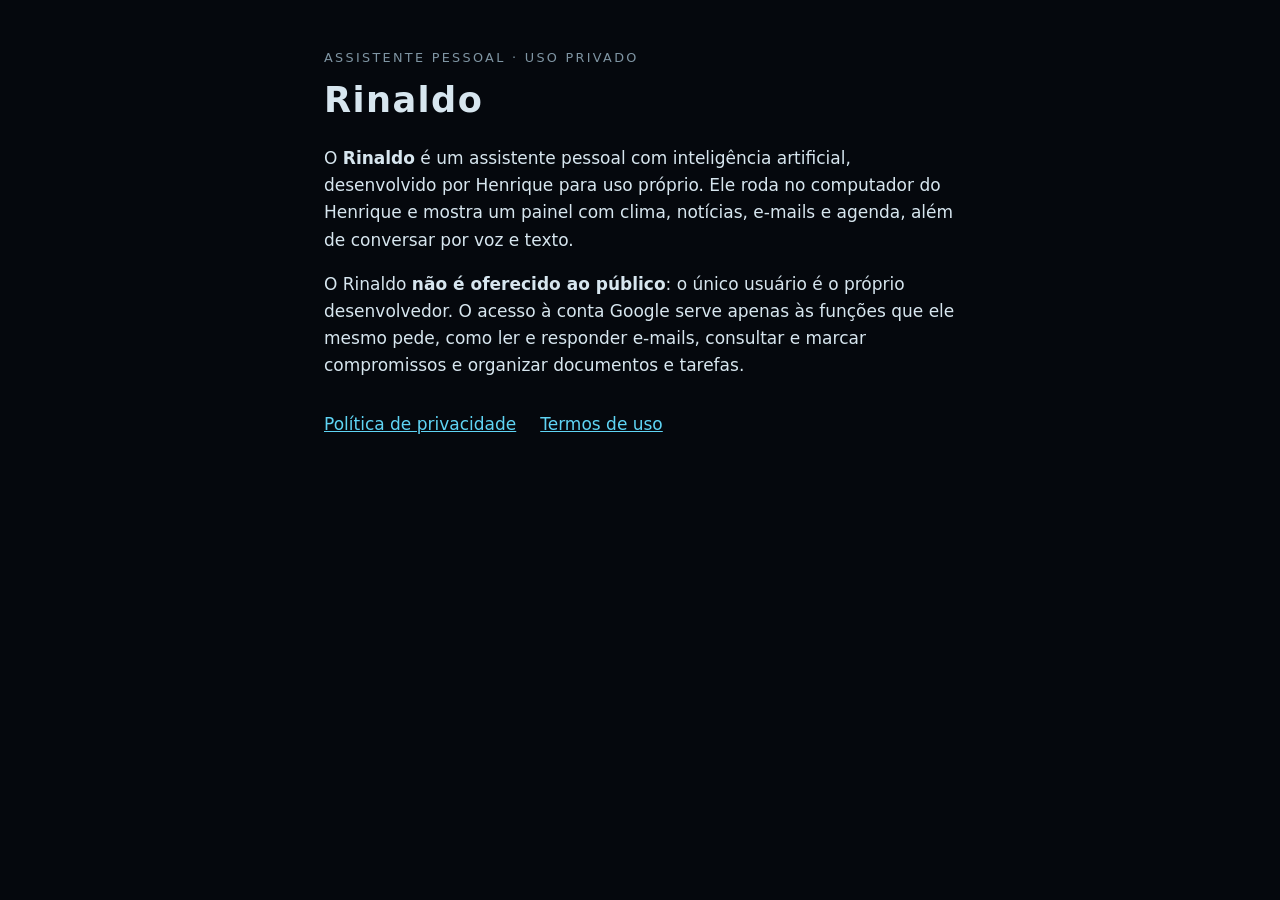
<file: index.html>
<!doctype html>
<html lang="pt-BR">
<head>
  <meta charset="utf-8">
  <meta name="viewport" content="width=device-width, initial-scale=1">
  <title>Rinaldo: assistente pessoal</title>
  <meta name="description" content="Rinaldo é um assistente pessoal de uso privado, que roda no computador do próprio usuário.">
  <link rel="stylesheet" href="style.css">
</head>
<body>
  <main>
    <p class="kicker">Assistente pessoal · uso privado</p>
    <h1>Rinaldo</h1>
    <p>
      O <strong>Rinaldo</strong> é um assistente pessoal com inteligência artificial, desenvolvido por
      Henrique para uso próprio. Ele roda no computador do Henrique e mostra um painel com clima, notícias,
      e-mails e agenda, além de conversar por voz e texto.
    </p>
    <p>
      O Rinaldo <strong>não é oferecido ao público</strong>: o único usuário é o próprio desenvolvedor.
      O acesso à conta Google serve apenas às funções que ele mesmo pede, como ler e responder e-mails,
      consultar e marcar compromissos e organizar documentos e tarefas.
    </p>
    <nav>
      <a href="privacidade.html">Política de privacidade</a>
      <a href="termos.html">Termos de uso</a>
    </nav>
  </main>
</body>
</html>
</file>
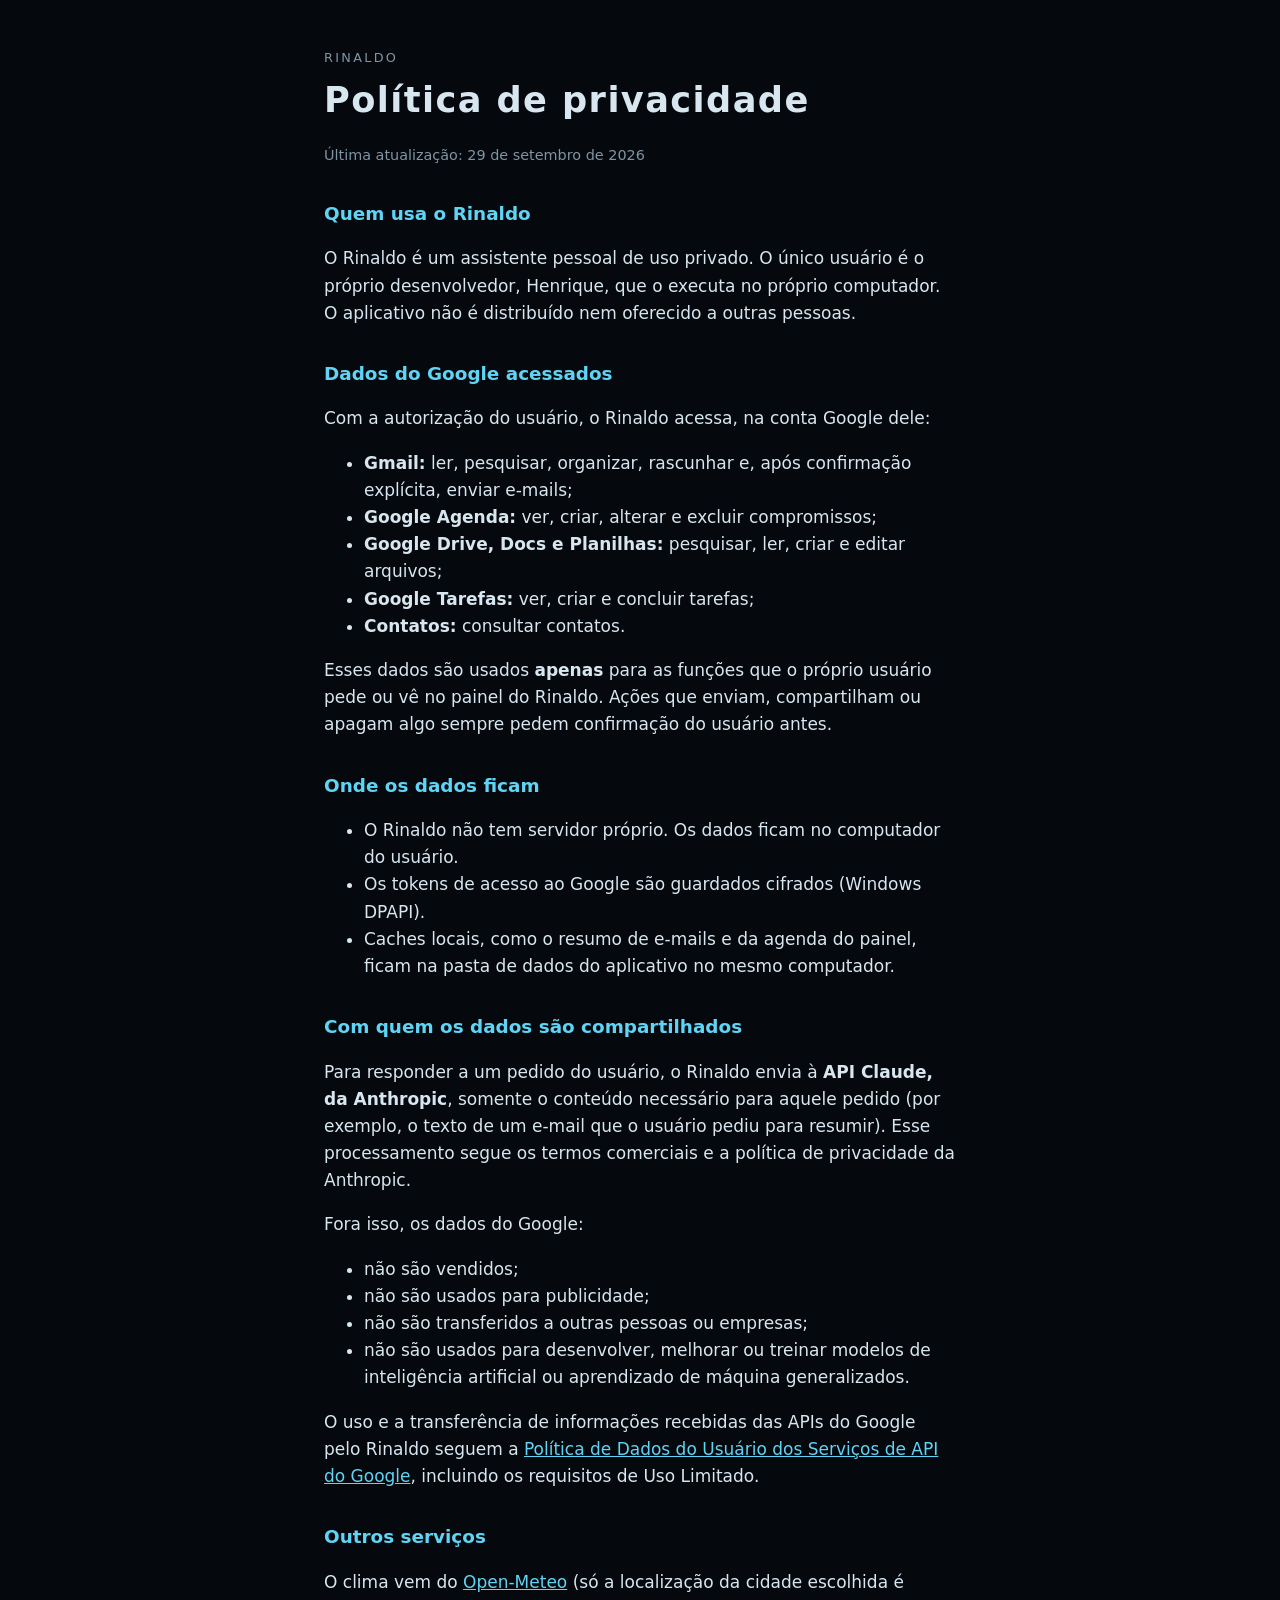
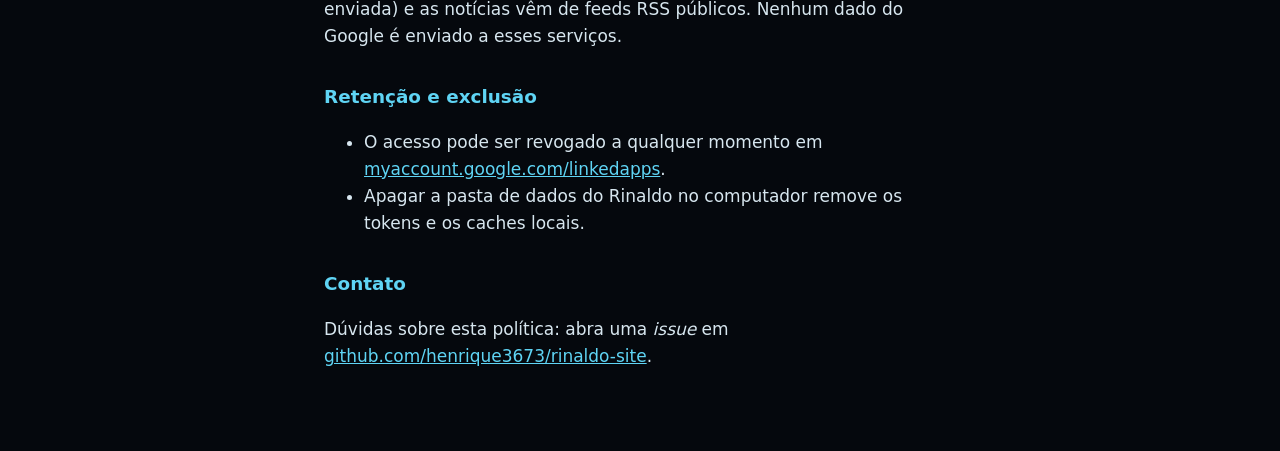
<file: privacidade.html>
<!doctype html>
<html lang="pt-BR">
<head>
  <meta charset="utf-8">
  <meta name="viewport" content="width=device-width, initial-scale=1">
  <title>Política de privacidade · Rinaldo</title>
  <link rel="stylesheet" href="style.css">
</head>
<body>
  <main>
    <p class="kicker"><a href="index.html">Rinaldo</a></p>
    <h1>Política de privacidade</h1>
    <p class="meta">Última atualização: 29 de setembro de 2026</p>

    <h2>Quem usa o Rinaldo</h2>
    <p>
      O Rinaldo é um assistente pessoal de uso privado. O único usuário é o próprio desenvolvedor, Henrique,
      que o executa no próprio computador. O aplicativo não é distribuído nem oferecido a outras pessoas.
    </p>

    <h2>Dados do Google acessados</h2>
    <p>Com a autorização do usuário, o Rinaldo acessa, na conta Google dele:</p>
    <ul>
      <li><strong>Gmail:</strong> ler, pesquisar, organizar, rascunhar e, após confirmação explícita, enviar e-mails;</li>
      <li><strong>Google Agenda:</strong> ver, criar, alterar e excluir compromissos;</li>
      <li><strong>Google Drive, Docs e Planilhas:</strong> pesquisar, ler, criar e editar arquivos;</li>
      <li><strong>Google Tarefas:</strong> ver, criar e concluir tarefas;</li>
      <li><strong>Contatos:</strong> consultar contatos.</li>
    </ul>
    <p>
      Esses dados são usados <strong>apenas</strong> para as funções que o próprio usuário pede ou vê no painel
      do Rinaldo. Ações que enviam, compartilham ou apagam algo sempre pedem confirmação do usuário antes.
    </p>

    <h2>Onde os dados ficam</h2>
    <ul>
      <li>O Rinaldo não tem servidor próprio. Os dados ficam no computador do usuário.</li>
      <li>Os tokens de acesso ao Google são guardados cifrados (Windows DPAPI).</li>
      <li>Caches locais, como o resumo de e-mails e da agenda do painel, ficam na pasta de dados do aplicativo no mesmo computador.</li>
    </ul>

    <h2>Com quem os dados são compartilhados</h2>
    <p>
      Para responder a um pedido do usuário, o Rinaldo envia à <strong>API Claude, da Anthropic</strong>, somente o
      conteúdo necessário para aquele pedido (por exemplo, o texto de um e-mail que o usuário pediu para resumir).
      Esse processamento segue os termos comerciais e a política de privacidade da Anthropic.
    </p>
    <p>Fora isso, os dados do Google:</p>
    <ul>
      <li>não são vendidos;</li>
      <li>não são usados para publicidade;</li>
      <li>não são transferidos a outras pessoas ou empresas;</li>
      <li>não são usados para desenvolver, melhorar ou treinar modelos de inteligência artificial ou aprendizado de máquina generalizados.</li>
    </ul>
    <p>
      O uso e a transferência de informações recebidas das APIs do Google pelo Rinaldo seguem a
      <a href="https://developers.google.com/terms/api-services-user-data-policy">Política de Dados do Usuário
      dos Serviços de API do Google</a>, incluindo os requisitos de Uso Limitado.
    </p>

    <h2>Outros serviços</h2>
    <p>
      O clima vem do <a href="https://open-meteo.com/">Open-Meteo</a> (só a localização da cidade escolhida é enviada)
      e as notícias vêm de feeds RSS públicos. Nenhum dado do Google é enviado a esses serviços.
    </p>

    <h2>Retenção e exclusão</h2>
    <ul>
      <li>O acesso pode ser revogado a qualquer momento em
        <a href="https://myaccount.google.com/linkedapps">myaccount.google.com/linkedapps</a>.</li>
      <li>Apagar a pasta de dados do Rinaldo no computador remove os tokens e os caches locais.</li>
    </ul>

    <h2>Contato</h2>
    <p>
      Dúvidas sobre esta política: abra uma <em>issue</em> em
      <a href="https://github.com/henrique3673/rinaldo-site/issues">github.com/henrique3673/rinaldo-site</a>.
    </p>
  </main>
</body>
</html>
</file>
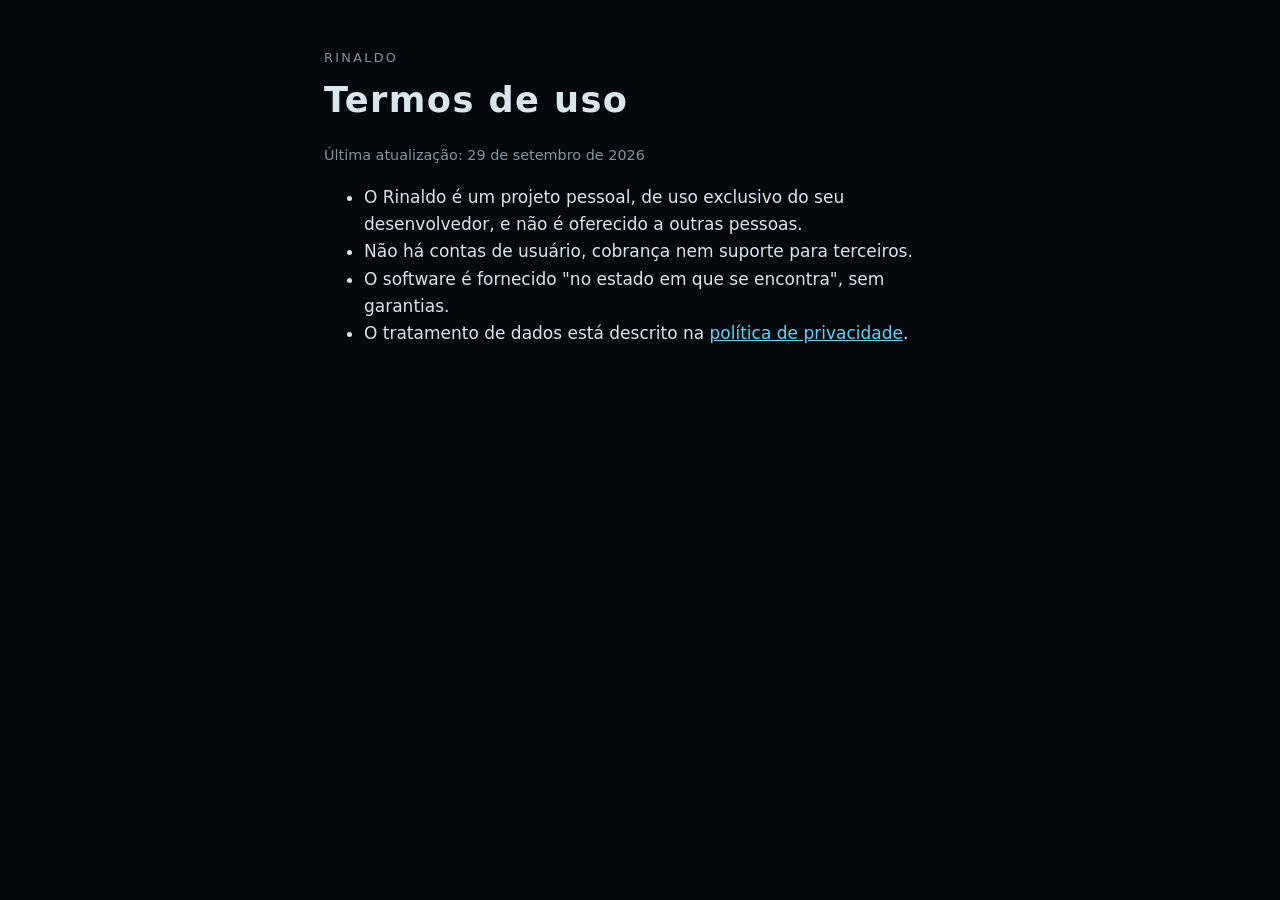
<file: termos.html>
<!doctype html>
<html lang="pt-BR">
<head>
  <meta charset="utf-8">
  <meta name="viewport" content="width=device-width, initial-scale=1">
  <title>Termos de uso · Rinaldo</title>
  <link rel="stylesheet" href="style.css">
</head>
<body>
  <main>
    <p class="kicker"><a href="index.html">Rinaldo</a></p>
    <h1>Termos de uso</h1>
    <p class="meta">Última atualização: 29 de setembro de 2026</p>
    <ul>
      <li>O Rinaldo é um projeto pessoal, de uso exclusivo do seu desenvolvedor, e não é oferecido a outras pessoas.</li>
      <li>Não há contas de usuário, cobrança nem suporte para terceiros.</li>
      <li>O software é fornecido "no estado em que se encontra", sem garantias.</li>
      <li>O tratamento de dados está descrito na <a href="privacidade.html">política de privacidade</a>.</li>
    </ul>
  </main>
</body>
</html>
</file>
<file: style.css>
:root {
  --bg: #05080d;
  --fg: #d7e6ef;
  --muted: #7f95a3;
  --accent: #5fd4f4;
  color-scheme: dark;
}
* { box-sizing: border-box; }
body {
  margin: 0;
  background: var(--bg);
  color: var(--fg);
  font: 17px/1.6 system-ui, "Segoe UI", Roboto, sans-serif;
}
main { max-width: 42rem; margin: 0 auto; padding: 3rem 1.25rem 4rem; }
h1 { font-size: 2.2rem; letter-spacing: 0.04em; margin: 0.2rem 0 1rem; }
h2 { font-size: 1.15rem; margin-top: 2rem; color: var(--accent); }
a { color: var(--accent); }
.kicker { text-transform: uppercase; letter-spacing: 0.18em; font-size: 0.8rem; color: var(--muted); margin: 0; }
.kicker a { color: var(--muted); text-decoration: none; }
.meta { color: var(--muted); font-size: 0.9rem; }
nav { display: flex; gap: 1.5rem; margin-top: 2rem; }
</file>
